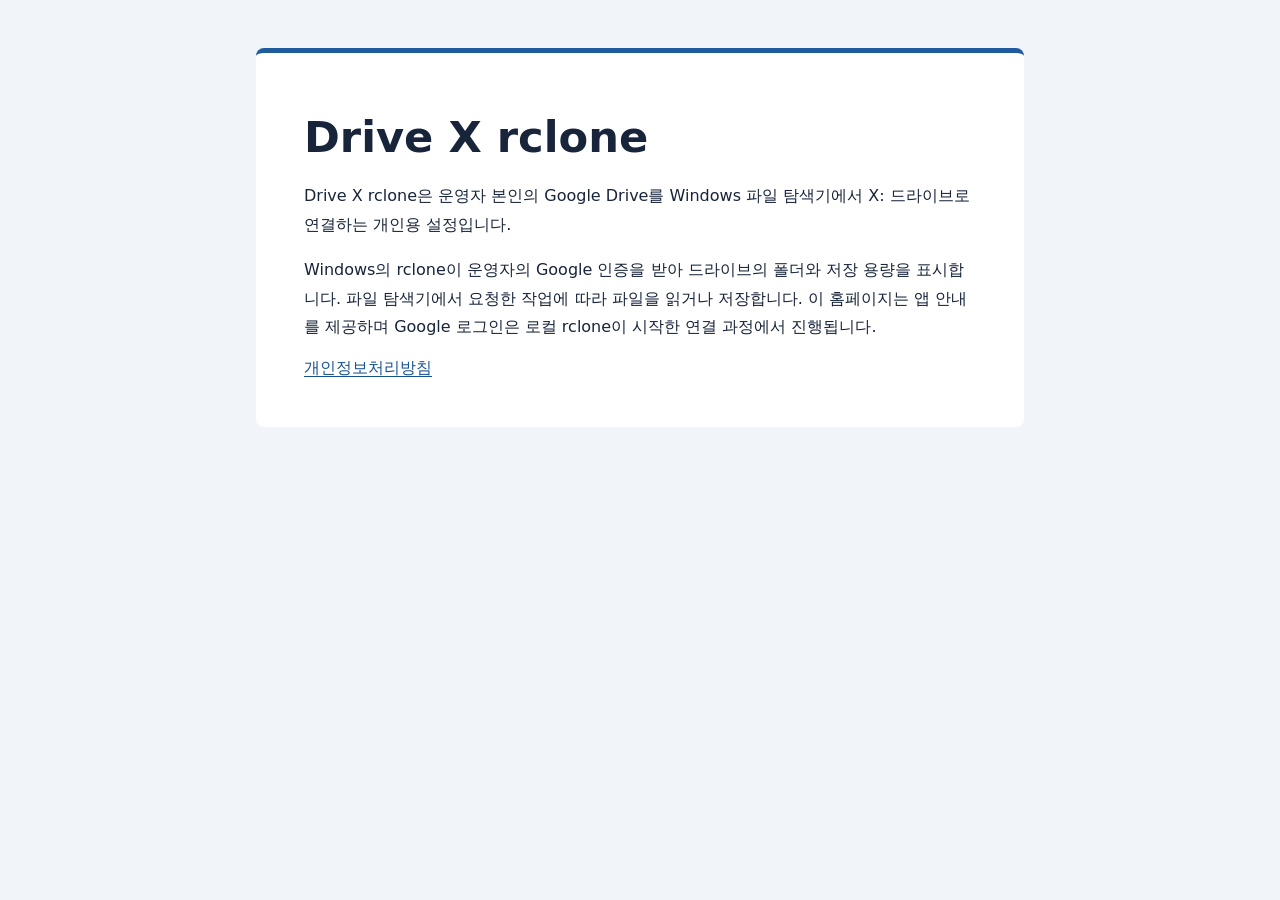
<file: index.html>
<!doctype html>
<html lang="ko">
<head>
  <meta charset="utf-8">
  <meta name="viewport" content="width=device-width, initial-scale=1">
  <meta name="description" content="개인용 Google Drive 연결 도구 Drive X rclone 안내">
  <link rel="stylesheet" href="site.css">
  <title>Drive X rclone</title>
</head>
<body>
  <main>
    <h1>Drive X rclone</h1>
    <p>Drive X rclone은 운영자 본인의 Google Drive를 Windows 파일 탐색기에서 X: 드라이브로 연결하는 개인용 설정입니다.</p>
    <p>Windows의 rclone이 운영자의 Google 인증을 받아 드라이브의 폴더와 저장 용량을 표시합니다. 파일 탐색기에서 요청한 작업에 따라 파일을 읽거나 저장합니다. 이 홈페이지는 앱 안내를 제공하며 Google 로그인은 로컬 rclone이 시작한 연결 과정에서 진행됩니다.</p>
    <a href="privacy.html">개인정보처리방침</a>
  </main>
</body>
</html>
</file>
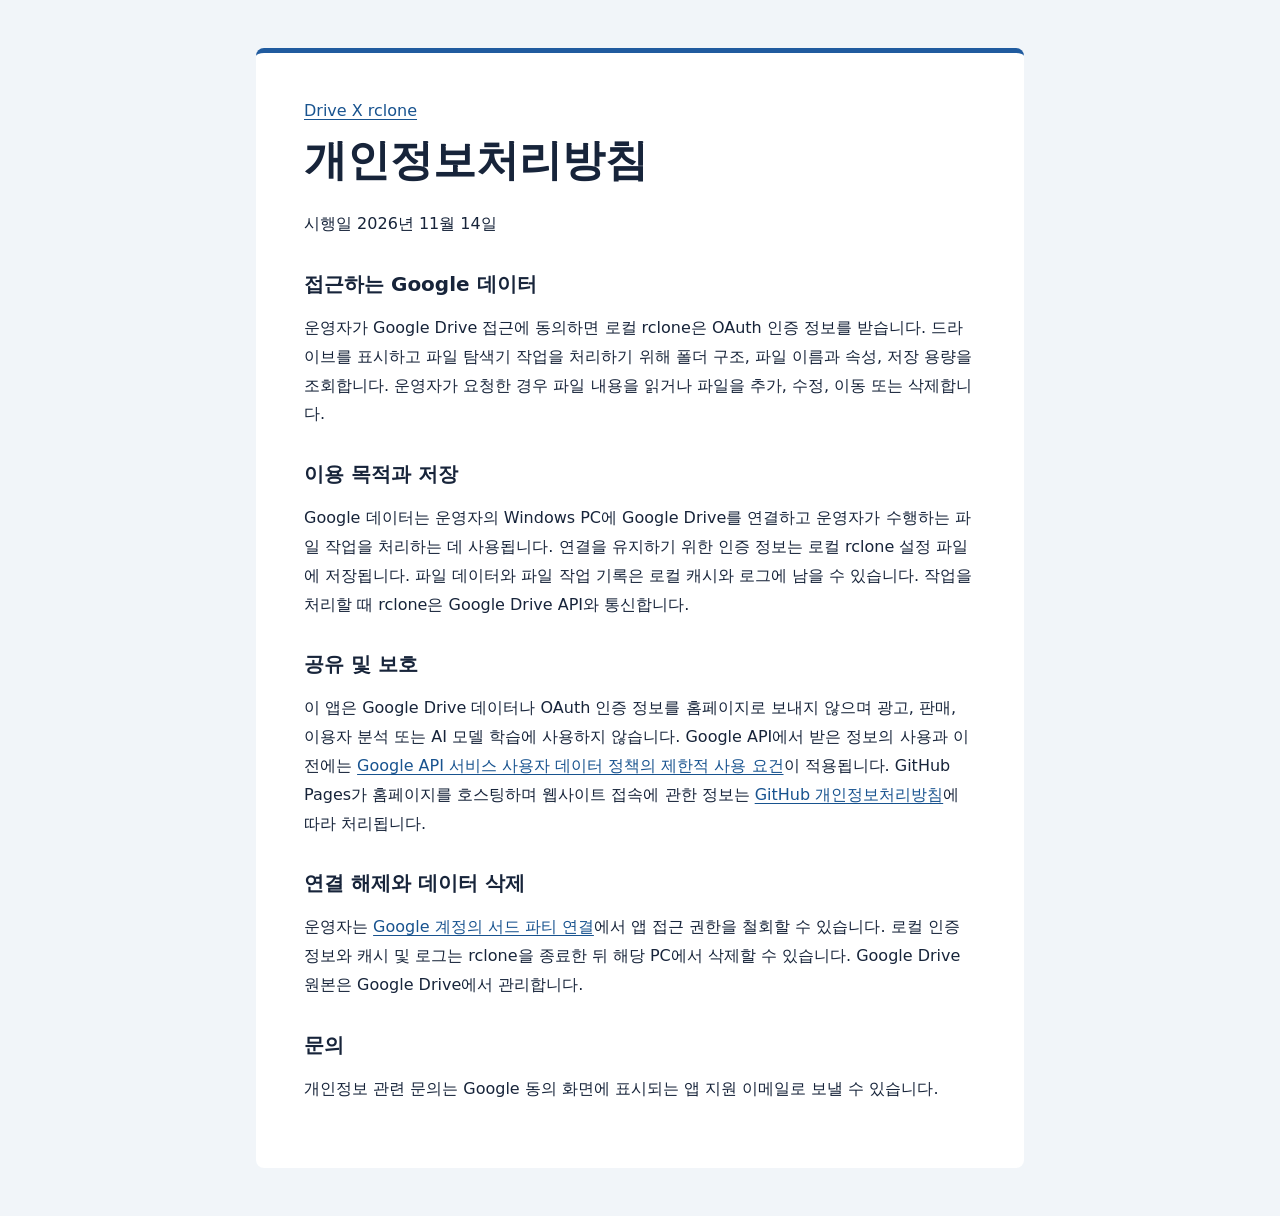
<file: privacy.html>
<!doctype html>
<html lang="ko">
<head>
  <meta charset="utf-8">
  <meta name="viewport" content="width=device-width, initial-scale=1">
  <link rel="stylesheet" href="site.css">
  <title>개인정보처리방침 | Drive X rclone</title>
</head>
<body>
  <main>
    <nav><a href="./">Drive X rclone</a></nav>
    <h1>개인정보처리방침</h1>
    <p>시행일 2026년 11월 14일</p>
    <h2>접근하는 Google 데이터</h2>
    <p>운영자가 Google Drive 접근에 동의하면 로컬 rclone은 OAuth 인증 정보를 받습니다. 드라이브를 표시하고 파일 탐색기 작업을 처리하기 위해 폴더 구조, 파일 이름과 속성, 저장 용량을 조회합니다. 운영자가 요청한 경우 파일 내용을 읽거나 파일을 추가, 수정, 이동 또는 삭제합니다.</p>
    <h2>이용 목적과 저장</h2>
    <p>Google 데이터는 운영자의 Windows PC에 Google Drive를 연결하고 운영자가 수행하는 파일 작업을 처리하는 데 사용됩니다. 연결을 유지하기 위한 인증 정보는 로컬 rclone 설정 파일에 저장됩니다. 파일 데이터와 파일 작업 기록은 로컬 캐시와 로그에 남을 수 있습니다. 작업을 처리할 때 rclone은 Google Drive API와 통신합니다.</p>
    <h2>공유 및 보호</h2>
    <p>이 앱은 Google Drive 데이터나 OAuth 인증 정보를 홈페이지로 보내지 않으며 광고, 판매, 이용자 분석 또는 AI 모델 학습에 사용하지 않습니다. Google API에서 받은 정보의 사용과 이전에는 <a href="https://developers.google.com/terms/api-services-user-data-policy#limited-use">Google API 서비스 사용자 데이터 정책의 제한적 사용 요건</a>이 적용됩니다. GitHub Pages가 홈페이지를 호스팅하며 웹사이트 접속에 관한 정보는 <a href="https://docs.github.com/en/site-policy/privacy-policies/github-general-privacy-statement">GitHub 개인정보처리방침</a>에 따라 처리됩니다.</p>
    <h2>연결 해제와 데이터 삭제</h2>
    <p>운영자는 <a href="https://myaccount.google.com/connections">Google 계정의 서드 파티 연결</a>에서 앱 접근 권한을 철회할 수 있습니다. 로컬 인증 정보와 캐시 및 로그는 rclone을 종료한 뒤 해당 PC에서 삭제할 수 있습니다. Google Drive 원본은 Google Drive에서 관리합니다.</p>
    <h2>문의</h2>
    <p>개인정보 관련 문의는 Google 동의 화면에 표시되는 앱 지원 이메일로 보낼 수 있습니다.</p>
  </main>
</body>
</html>
</file>
<file: site.css>
:root {
  color-scheme: light;
  font-family: "Inter", system-ui, "Malgun Gothic", sans-serif;
  color: #17243a;
  background: #f1f5f9;
}
body {
  margin: 0;
}
main {
  box-sizing: border-box;
  max-width: 48rem;
  margin: 3rem auto;
  padding: clamp(1.3rem, 5vw, 3rem);
  background: #fff;
  border-top: 0.35rem solid #205b9f;
  border-radius: 0.5rem;
}
h1 {
  margin-block: 0.7rem 1.25rem;
  font-size: clamp(1.9rem, 5vw, 2.7rem);
}
h2 {
  margin-block: 2rem 0.5rem;
  font-size: 1.25rem;
}
p {
  line-height: 1.8;
}
a {
  color: #18538f;
  text-underline-offset: 0.18em;
}
@media (max-width: 52rem) {
  main { margin: 1rem; }
}
</file>
